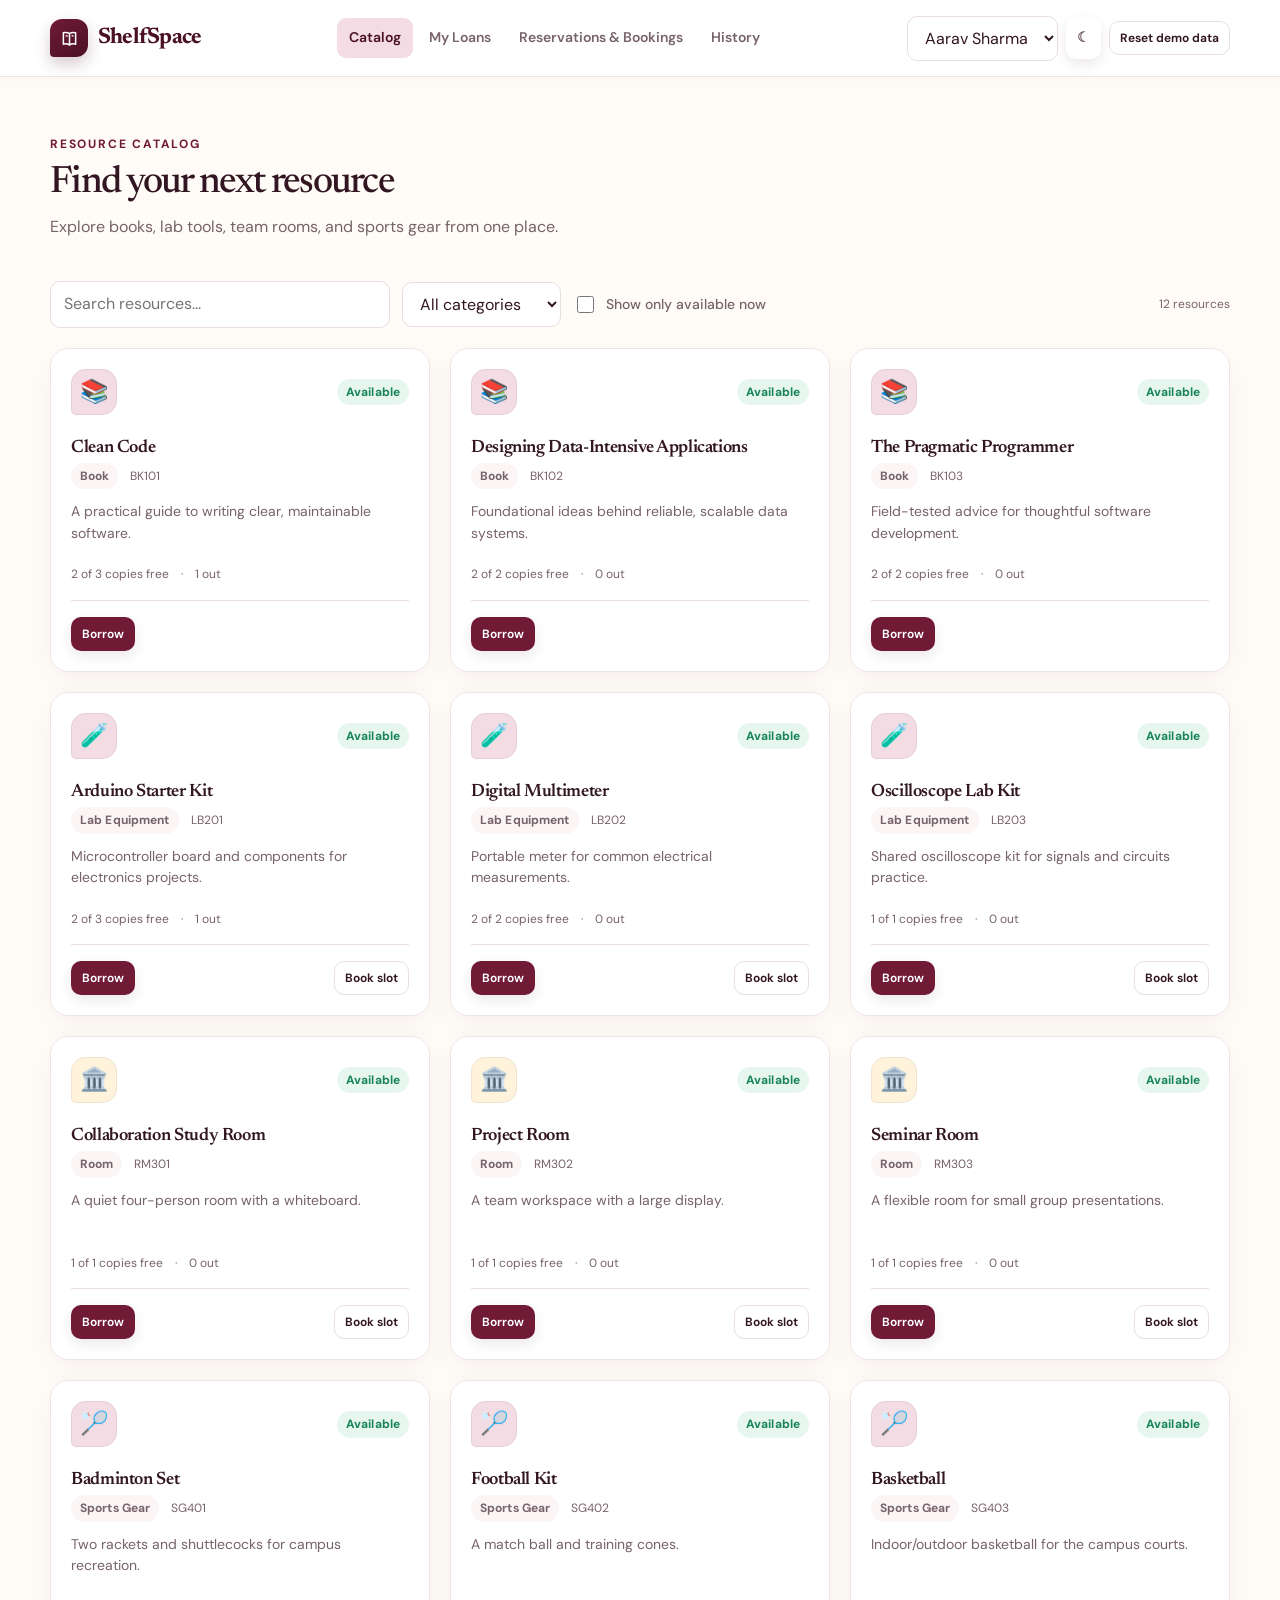
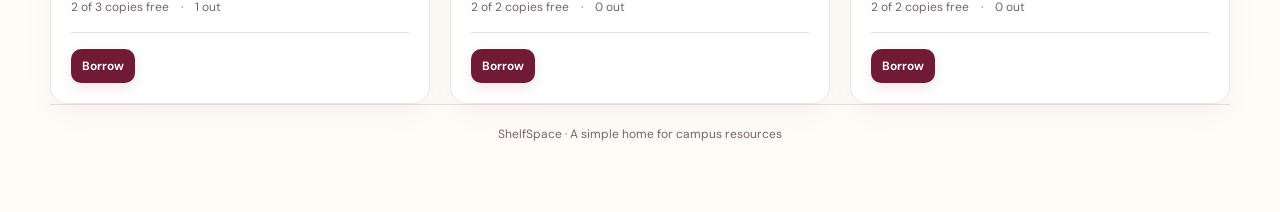
<file: index.html>
<!doctype html>
<html lang="en">
<head>
  <meta charset="utf-8">
  <meta name="viewport" content="width=device-width, initial-scale=1">
  <meta name="theme-color" content="#fffcf8">
  <title>Catalog | ShelfSpace</title>
  <link rel="preconnect" href="https://fonts.googleapis.com">
  <link rel="preconnect" href="https://fonts.gstatic.com" crossorigin>
  <link href="https://fonts.googleapis.com/css2?family=DM+Sans:wght@400;500;600;700&family=Newsreader:opsz,wght@6..72,400;6..72,500;6..72,600&display=swap" rel="stylesheet">
  <link rel="stylesheet" href="style.css">
</head>
<body data-page="catalog">
  <div id="site-header"></div>
  <main id="app" class="page-shell" tabindex="-1"></main>
  <div id="modal-root"></div>
  <div id="toast-root" class="toast-root" aria-live="polite" aria-atomic="true"></div>
  <script src="data.js"></script>
  <script src="storage.js"></script>
  <script src="rules.js"></script>
  <script src="ui.js"></script>
  <script src="app.js"></script>
</body>
</html>
</file>
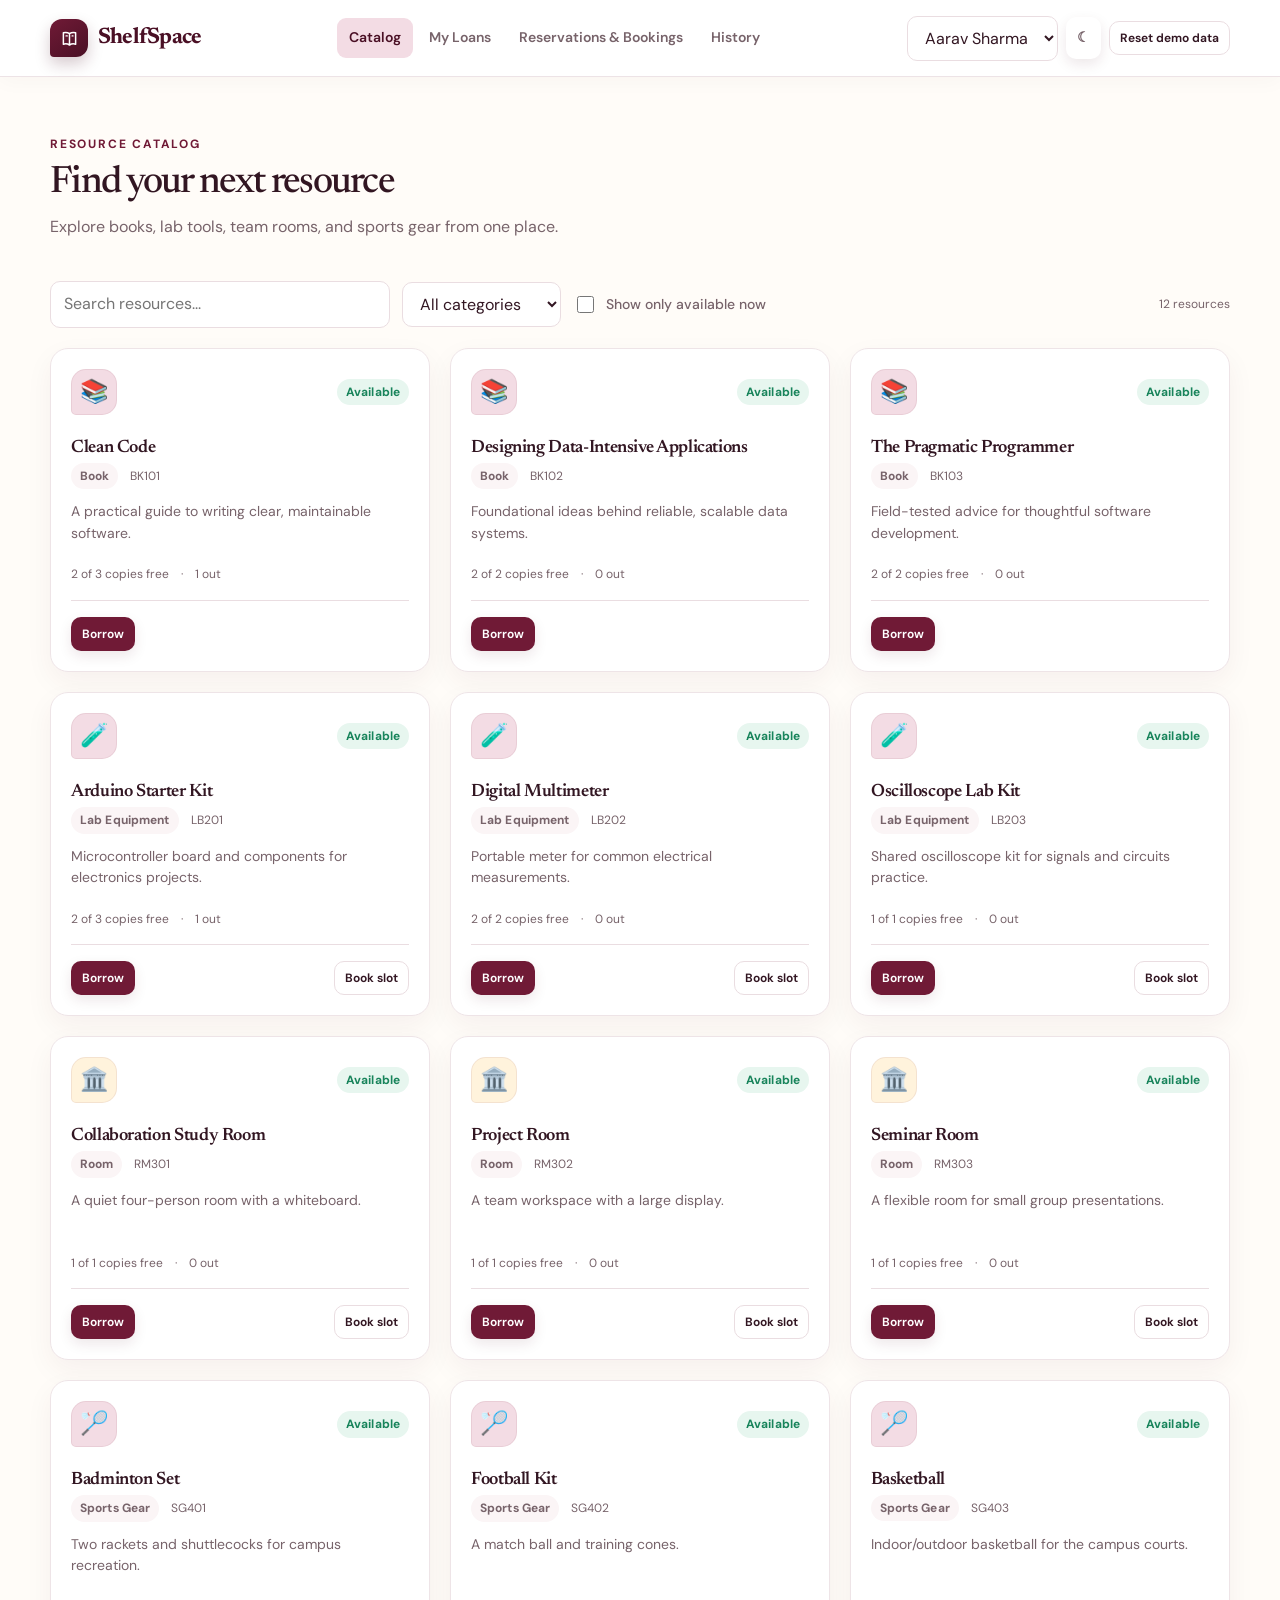
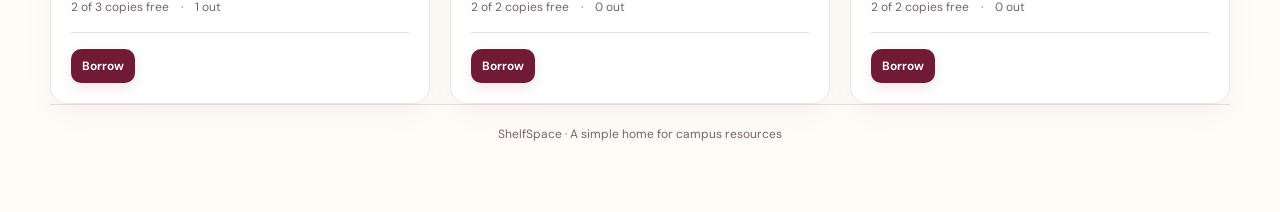
<file: admin.html>
<!doctype html>
<html lang="en">
<head>
  <meta charset="utf-8">
  <meta name="viewport" content="width=device-width, initial-scale=1">
  <meta name="theme-color" content="#fffcf8">
  <title>Admin Dashboard | ShelfSpace</title>
  <link rel="preconnect" href="https://fonts.googleapis.com">
  <link rel="preconnect" href="https://fonts.gstatic.com" crossorigin>
  <link href="https://fonts.googleapis.com/css2?family=DM+Sans:wght@400;500;600;700&family=Newsreader:opsz,wght@6..72,400;6..72,500;6..72,600&display=swap" rel="stylesheet">
  <link rel="stylesheet" href="style.css">
</head>
<body data-page="admin">
  <div id="site-header"></div>
  <main id="app" class="page-shell" tabindex="-1"></main>
  <div id="modal-root"></div>
  <div id="toast-root" class="toast-root" aria-live="polite" aria-atomic="true"></div>
  <script src="data.js"></script>
  <script src="storage.js"></script>
  <script src="rules.js"></script>
  <script src="ui.js"></script>
  <script src="app.js"></script>
</body>
</html>
</file>
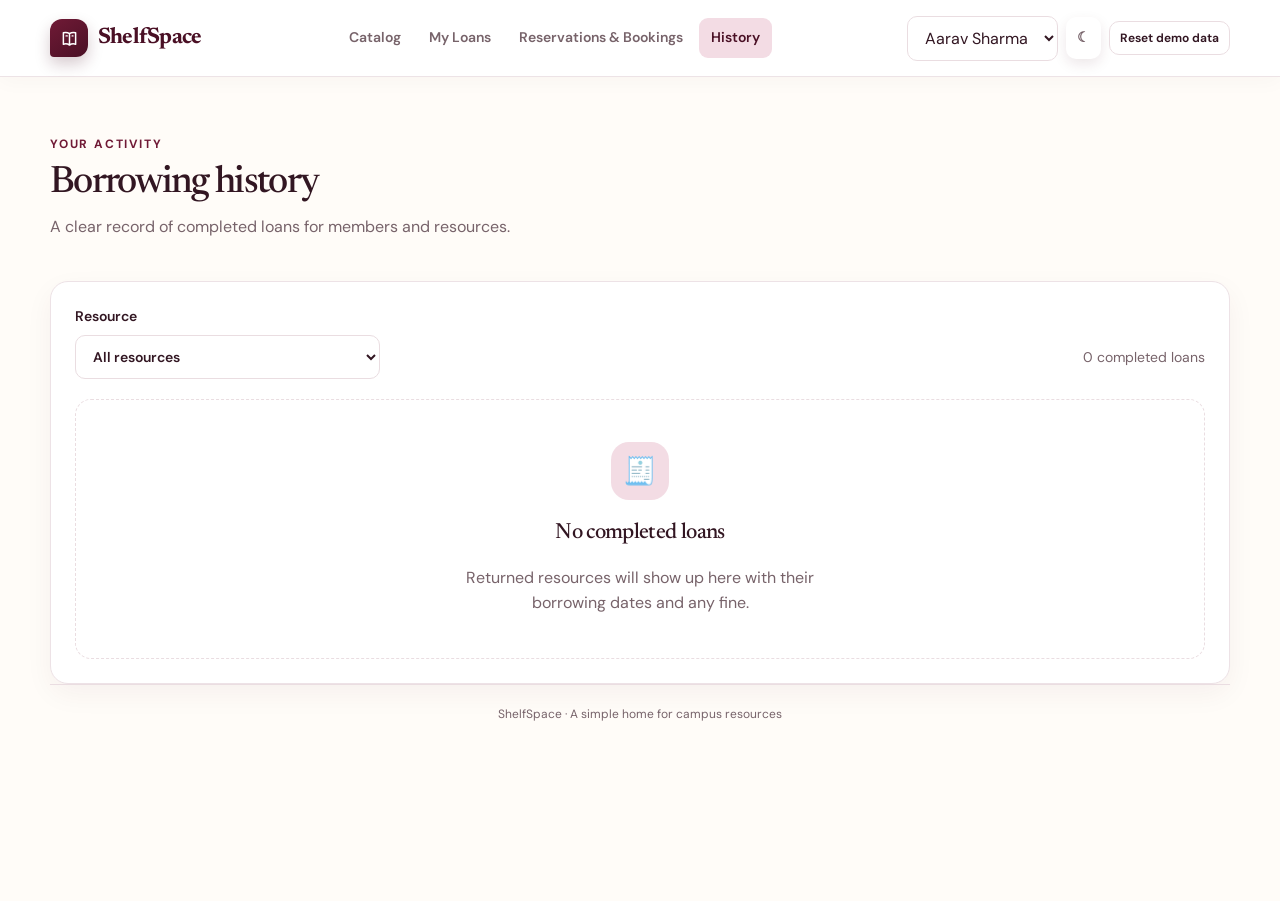
<file: history.html>
<!doctype html>
<html lang="en">
<head>
  <meta charset="utf-8">
  <meta name="viewport" content="width=device-width, initial-scale=1">
  <meta name="theme-color" content="#fffcf8">
  <title>History | ShelfSpace</title>
  <link rel="preconnect" href="https://fonts.googleapis.com">
  <link rel="preconnect" href="https://fonts.gstatic.com" crossorigin>
  <link href="https://fonts.googleapis.com/css2?family=DM+Sans:wght@400;500;600;700&family=Newsreader:opsz,wght@6..72,400;6..72,500;6..72,600&display=swap" rel="stylesheet">
  <link rel="stylesheet" href="style.css">
</head>
<body data-page="history">
  <div id="site-header"></div>
  <main id="app" class="page-shell" tabindex="-1"></main>
  <div id="modal-root"></div>
  <div id="toast-root" class="toast-root" aria-live="polite" aria-atomic="true"></div>
  <script src="data.js"></script>
  <script src="storage.js"></script>
  <script src="rules.js"></script>
  <script src="ui.js"></script>
  <script src="app.js"></script>
</body>
</html>
</file>
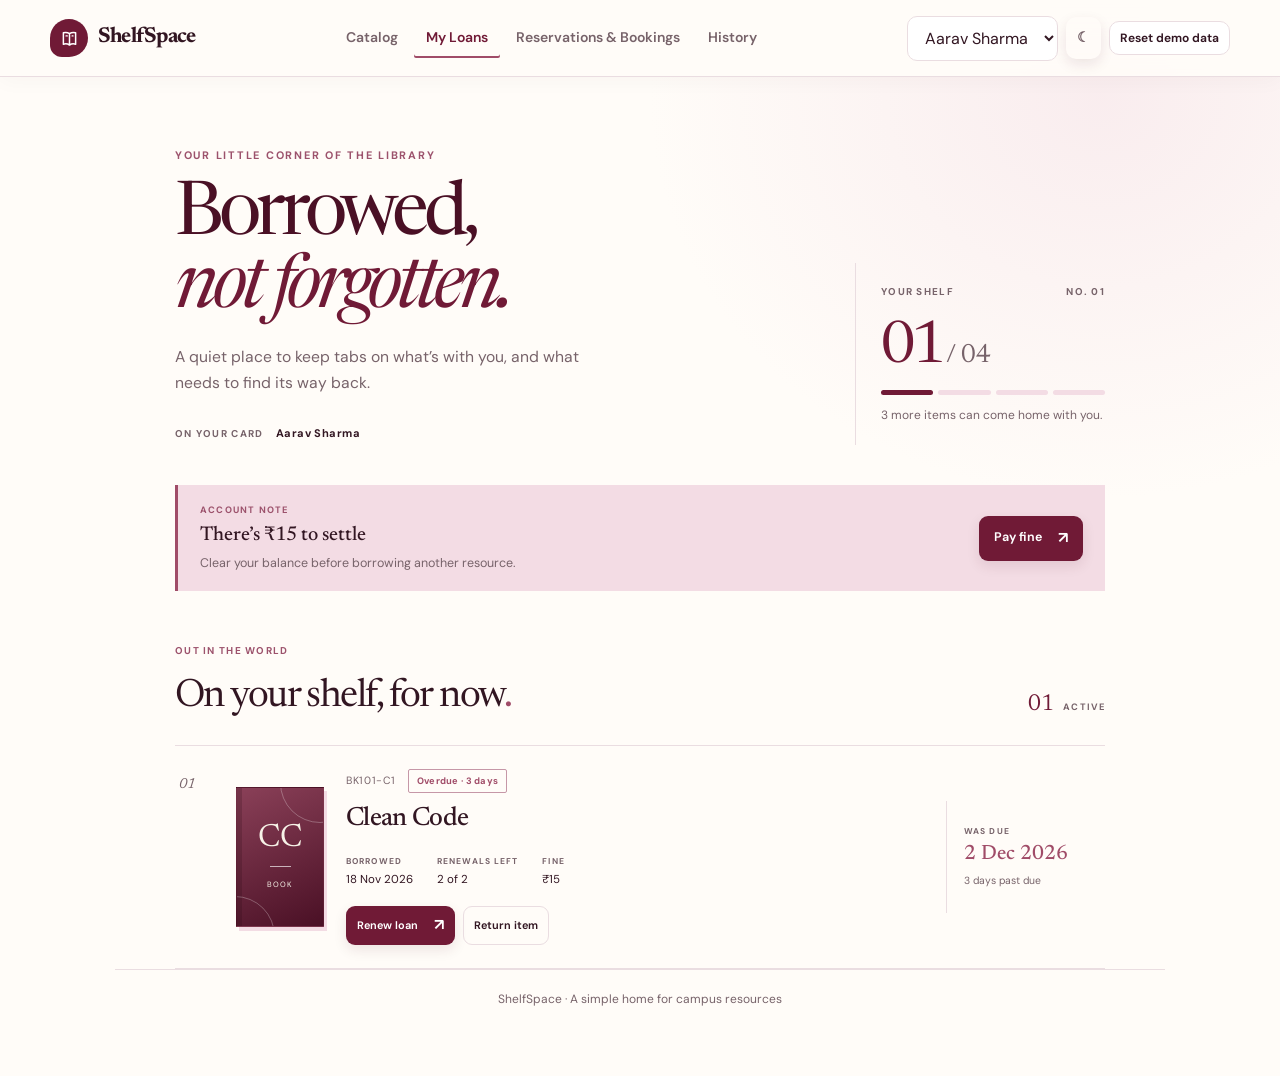
<file: loans.html>
<!doctype html>
<html lang="en">
<head>
  <meta charset="utf-8">
  <meta name="viewport" content="width=device-width, initial-scale=1">
  <meta name="theme-color" content="#fffcf8">
  <title>My Loans | ShelfSpace</title>
  <link rel="preconnect" href="https://fonts.googleapis.com">
  <link rel="preconnect" href="https://fonts.gstatic.com" crossorigin>
  <link href="https://fonts.googleapis.com/css2?family=DM+Sans:wght@400;500;600;700&family=Newsreader:opsz,wght@6..72,400;6..72,500;6..72,600&display=swap" rel="stylesheet">
  <link rel="stylesheet" href="style.css">
</head>
<body data-page="loans">
  <div id="site-header"></div>
  <main id="app" class="page-shell" tabindex="-1"></main>
  <div id="modal-root"></div>
  <div id="toast-root" class="toast-root" aria-live="polite" aria-atomic="true"></div>
  <script src="data.js"></script>
  <script src="storage.js"></script>
  <script src="rules.js"></script>
  <script src="ui.js"></script>
  <script src="app.js"></script>
</body>
</html>
</file>
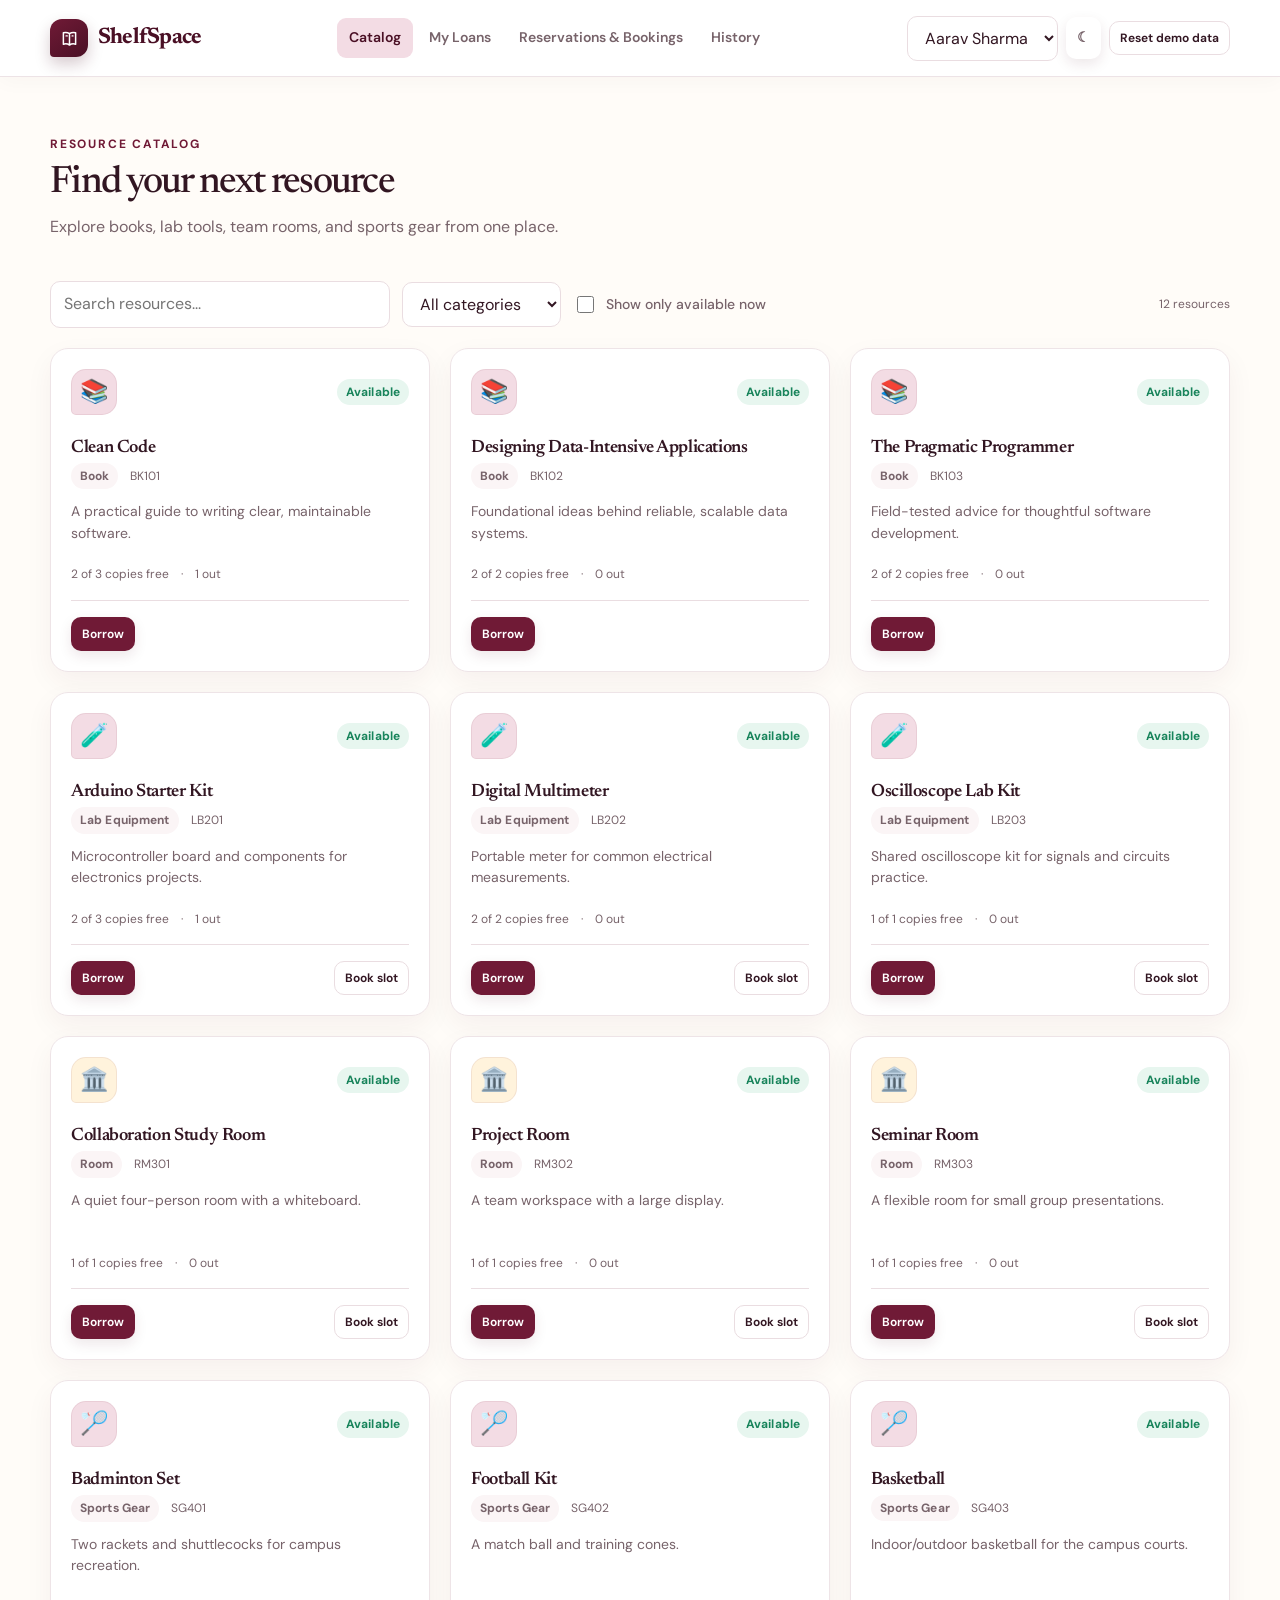
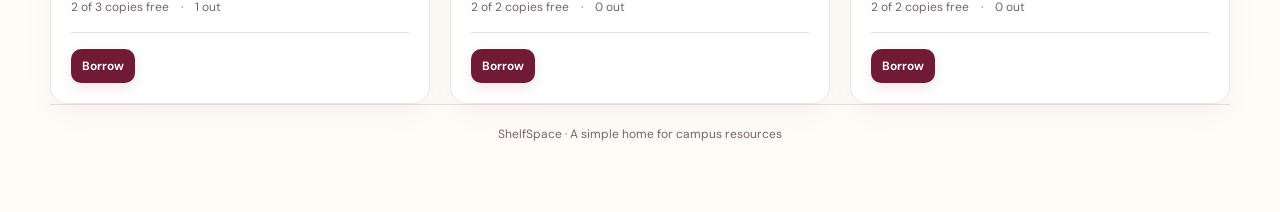
<file: reports.html>
<!doctype html>
<html lang="en">
<head>
  <meta charset="utf-8">
  <meta name="viewport" content="width=device-width, initial-scale=1">
  <meta name="theme-color" content="#fffcf8">
  <title>Reports | ShelfSpace</title>
  <link rel="preconnect" href="https://fonts.googleapis.com">
  <link rel="preconnect" href="https://fonts.gstatic.com" crossorigin>
  <link href="https://fonts.googleapis.com/css2?family=DM+Sans:wght@400;500;600;700&family=Newsreader:opsz,wght@6..72,400;6..72,500;6..72,600&display=swap" rel="stylesheet">
  <link rel="stylesheet" href="style.css">
</head>
<body data-page="reports">
  <div id="site-header"></div>
  <main id="app" class="page-shell" tabindex="-1"></main>
  <div id="modal-root"></div>
  <div id="toast-root" class="toast-root" aria-live="polite" aria-atomic="true"></div>
  <script src="data.js"></script>
  <script src="storage.js"></script>
  <script src="rules.js"></script>
  <script src="ui.js"></script>
  <script src="app.js"></script>
</body>
</html>
</file>
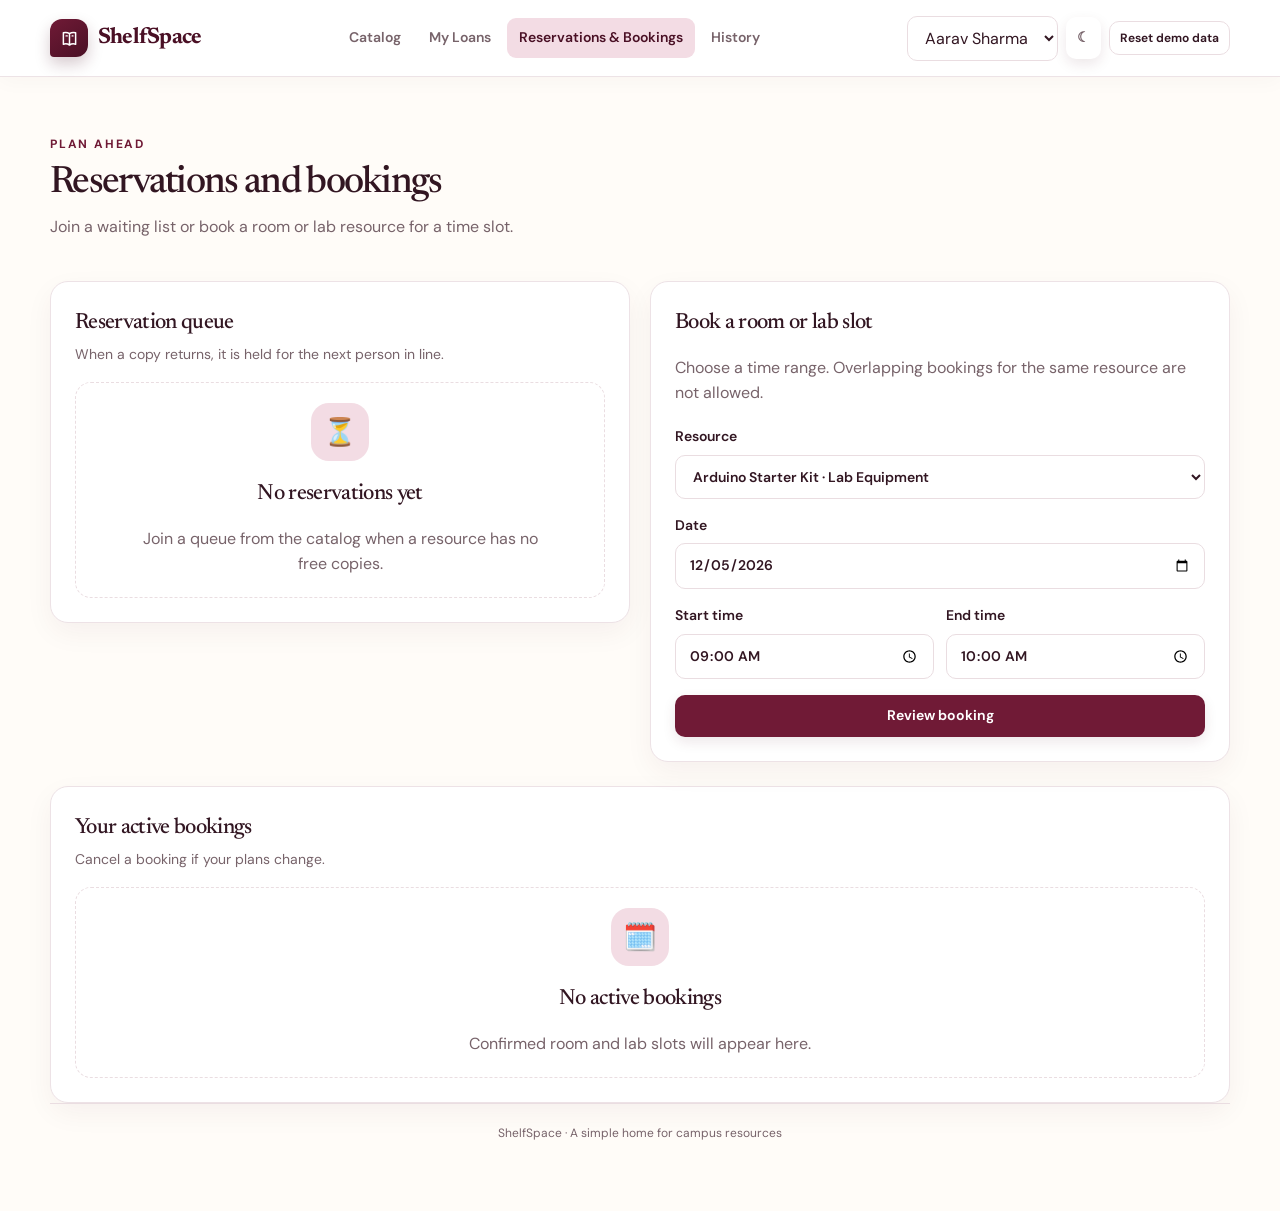
<file: reservations.html>
<!doctype html>
<html lang="en">
<head>
  <meta charset="utf-8">
  <meta name="viewport" content="width=device-width, initial-scale=1">
  <meta name="theme-color" content="#fffcf8">
  <title>Reservations and Bookings | ShelfSpace</title>
  <link rel="preconnect" href="https://fonts.googleapis.com">
  <link rel="preconnect" href="https://fonts.gstatic.com" crossorigin>
  <link href="https://fonts.googleapis.com/css2?family=DM+Sans:wght@400;500;600;700&family=Newsreader:opsz,wght@6..72,400;6..72,500;6..72,600&display=swap" rel="stylesheet">
  <link rel="stylesheet" href="style.css">
</head>
<body data-page="reservations">
  <div id="site-header"></div>
  <main id="app" class="page-shell" tabindex="-1"></main>
  <div id="modal-root"></div>
  <div id="toast-root" class="toast-root" aria-live="polite" aria-atomic="true"></div>
  <script src="data.js"></script>
  <script src="storage.js"></script>
  <script src="rules.js"></script>
  <script src="ui.js"></script>
  <script src="app.js"></script>
</body>
</html>
</file>
<file: style.css>
:root {
  color-scheme: light;
  --color-bg: #fffcf8;
  --color-surface: #ffffff;
  --color-surface-muted: #fbf5f6;
  --color-text: #321622;
  --color-text-soft: #77636a;
  --color-border: #eadde1;
  --color-primary: #701a36;
  --color-primary-strong: #4a1025;
  --color-primary-soft: #f3dce4;
  --color-teal: #9c526c;
  --color-teal-soft: #f3dce4;
  --color-green: #18845b;
  --color-green-soft: #e7f6ef;
  --color-amber: #a7640b;
  --color-amber-soft: #fff3dc;
  --color-red: #c43d4d;
  --color-red-soft: #fff0f1;
  --color-blue: #80506c;
  --color-blue-soft: #f3dce4;
  --shadow-card: 0 12px 32px rgb(74 16 37 / 6%);
  --shadow-pop: 0 20px 60px rgb(74 16 37 / 18%);
  --radius-sm: 10px;
  --radius-md: 16px;
  --radius-lg: 22px;
  --space-1: 4px;
  --space-2: 8px;
  --space-3: 12px;
  --space-4: 16px;
  --space-5: 20px;
  --space-6: 24px;
  --space-8: 32px;
  --space-10: 40px;
  --space-12: 48px;
  --text-xs: 0.75rem;
  --text-sm: 0.875rem;
  --text-base: 1rem;
  --text-lg: 1.125rem;
  --text-xl: 1.375rem;
  --text-2xl: clamp(1.7rem, 3vw, 2.35rem);
  --font-body: "DM Sans", "Segoe UI", sans-serif;
  --font-display: "Newsreader", Georgia, serif;
}

[data-theme="dark"] {
  color-scheme: dark;
  --color-bg: #21171b;
  --color-surface: #2d2026;
  --color-surface-muted: #38272f;
  --color-text: #f7edf0;
  --color-text-soft: #d0bac2;
  --color-border: #503641;
  --color-primary: #df9db2;
  --color-primary-strong: #f0bdcc;
  --color-primary-soft: #4b2d39;
  --color-teal: #d98da8;
  --color-teal-soft: #4b2d39;
  --color-green: #71d5a5;
  --color-green-soft: #1d4037;
  --color-amber: #f3bd68;
  --color-amber-soft: #493a26;
  --color-red: #ff8994;
  --color-red-soft: #482b36;
  --color-blue: #d9a1bd;
  --color-blue-soft: #493142;
  --shadow-card: 0 12px 32px rgb(0 0 0 / 22%);
  --shadow-pop: 0 20px 60px rgb(0 0 0 / 45%);
}

* {
  box-sizing: border-box;
}

html {
  scroll-behavior: smooth;
}

body {
  margin: 0;
  background: var(--color-bg);
  color: var(--color-text);
  font-family: var(--font-body);
  font-size: var(--text-base);
  line-height: 1.55;
  transition: background-color 180ms ease, color 180ms ease;
}

button,
input,
select {
  font: inherit;
}

button,
a,
select {
  -webkit-tap-highlight-color: transparent;
}

button {
  color: inherit;
}

a {
  color: inherit;
  text-decoration: none;
}

button:focus-visible,
a:focus-visible,
input:focus-visible,
select:focus-visible,
[tabindex="-1"]:focus-visible {
  outline: 3px solid color-mix(in srgb, var(--color-primary) 60%, transparent);
  outline-offset: 3px;
}

.site-header {
  position: sticky;
  z-index: 20;
  top: 0;
  border-bottom: 1px solid var(--color-border);
  background: color-mix(in srgb, var(--color-surface) 92%, transparent);
  backdrop-filter: blur(16px);
}

.header-inner,
.page-shell {
  width: min(1180px, calc(100% - 40px));
  margin-inline: auto;
}

.header-inner {
  display: grid;
  grid-template-columns: auto 1fr auto;
  align-items: center;
  gap: var(--space-6);
  min-height: 76px;
}

.brand {
  display: inline-flex;
  align-items: center;
  gap: 10px;
  font-size: var(--text-lg);
  font-weight: 700;
  letter-spacing: -0.04em;
}

.brand-mark {
  display: grid;
  width: 38px;
  height: 38px;
  place-items: center;
  border-radius: 12px;
  background: linear-gradient(145deg, var(--color-primary), var(--color-primary-strong));
  color: #fff;
  box-shadow: 0 7px 15px rgb(74 16 37 / 22%);
}

.brand-mark svg {
  width: 21px;
  height: 21px;
}

.top-nav {
  display: flex;
  align-items: center;
  justify-content: center;
  gap: 4px;
}

.nav-link {
  padding: 9px 12px;
  border-radius: 10px;
  color: var(--color-text-soft);
  font-size: var(--text-sm);
  font-weight: 600;
  transition: background-color 160ms ease, color 160ms ease;
}

.nav-link:hover,
.nav-link[aria-current="page"] {
  background: var(--color-primary-soft);
  color: var(--color-primary-strong);
}

.header-actions {
  display: flex;
  align-items: center;
  justify-content: flex-end;
  gap: var(--space-2);
}

.user-select {
  max-width: 220px;
}

.page-shell {
  min-height: calc(100vh - 76px);
  padding-block: var(--space-10) var(--space-12);
}

.page-heading {
  display: flex;
  align-items: flex-end;
  justify-content: space-between;
  gap: var(--space-5);
  margin-bottom: var(--space-8);
}

.eyebrow {
  margin: 0 0 var(--space-2);
  color: var(--color-primary);
  font-size: var(--text-xs);
  font-weight: 700;
  letter-spacing: 0.11em;
  text-transform: uppercase;
}

h1,
h2,
h3,
p {
  margin-top: 0;
}

h1 {
  margin-bottom: var(--space-2);
  font-size: var(--text-2xl);
  line-height: 1.16;
  letter-spacing: -0.045em;
  font-family: var(--font-display);
  font-weight: 500;
}

h2 {
  margin-bottom: var(--space-4);
  font-size: var(--text-xl);
  letter-spacing: -0.03em;
  font-family: var(--font-display);
  font-weight: 500;
}

h3 {
  margin-bottom: var(--space-2);
  font-size: var(--text-lg);
  letter-spacing: -0.02em;
  font-family: var(--font-display);
  font-weight: 600;
}

.muted {
  color: var(--color-text-soft);
}

.page-description {
  max-width: 620px;
  margin-bottom: 0;
  color: var(--color-text-soft);
}

.toolbar,
.filter-row,
.inline-actions {
  display: flex;
  align-items: center;
  flex-wrap: wrap;
  gap: var(--space-3);
}

.toolbar {
  justify-content: space-between;
  margin-bottom: var(--space-5);
}

.filter-row {
  flex: 1;
}

.field,
.select-field {
  min-height: 44px;
  padding: 10px 13px;
  border: 1px solid var(--color-border);
  border-radius: var(--radius-sm);
  background: var(--color-surface);
  color: var(--color-text);
  transition: border-color 150ms ease, box-shadow 150ms ease;
}

.field:focus,
.select-field:focus {
  border-color: var(--color-primary);
  outline: 0;
  box-shadow: 0 0 0 3px color-mix(in srgb, var(--color-primary) 17%, transparent);
}

.search-field {
  width: min(340px, 100%);
}

.check-field {
  display: inline-flex;
  align-items: center;
  gap: 9px;
  min-height: 44px;
  color: var(--color-text-soft);
  font-size: var(--text-sm);
  font-weight: 500;
}

.check-field input {
  width: 17px;
  height: 17px;
  accent-color: var(--color-primary);
}

.button {
  display: inline-flex;
  min-height: 42px;
  align-items: center;
  justify-content: center;
  gap: 8px;
  padding: 9px 14px;
  border: 1px solid transparent;
  border-radius: var(--radius-sm);
  background: var(--color-primary);
  color: #fff;
  cursor: pointer;
  font-size: var(--text-sm);
  font-weight: 650;
  transition: transform 150ms ease, background-color 150ms ease, box-shadow 150ms ease;
}

.button:hover:not(:disabled) {
  transform: translateY(-1px);
  background: var(--color-primary-strong);
  box-shadow: 0 6px 15px rgb(74 16 37 / 18%);
}

.button:active:not(:disabled) {
  transform: translateY(0);
}

.button:disabled {
  cursor: not-allowed;
  opacity: 0.55;
}

.button-secondary {
  border-color: var(--color-border);
  background: var(--color-surface);
  color: var(--color-text);
}

.button-secondary:hover:not(:disabled) {
  border-color: var(--color-primary);
  background: var(--color-primary-soft);
  color: var(--color-primary-strong);
  box-shadow: none;
}

.button-quiet {
  min-height: 38px;
  padding-inline: 10px;
  background: transparent;
  color: var(--color-text-soft);
}

.button-quiet:hover:not(:disabled) {
  background: var(--color-surface-muted);
  color: var(--color-text);
  box-shadow: none;
}

.button-danger {
  background: var(--color-red);
}

.button-small {
  min-height: 34px;
  padding: 6px 10px;
  font-size: var(--text-xs);
}

.catalog-grid {
  display: grid;
  grid-template-columns: repeat(3, minmax(0, 1fr));
  gap: var(--space-5);
}

.resource-card,
.panel,
.stat-card {
  border: 1px solid var(--color-border);
  border-radius: var(--radius-md);
  background: var(--color-surface);
  box-shadow: var(--shadow-card);
}

.resource-card {
  position: relative;
  display: flex;
  min-height: 280px;
  flex-direction: column;
  padding: var(--space-5);
  overflow: hidden;
  animation: card-in 320ms ease both;
  transition: transform 180ms ease, border-color 180ms ease, box-shadow 180ms ease;
}

.resource-card:hover {
  transform: translateY(-3px);
  border-color: color-mix(in srgb, var(--color-primary) 28%, var(--color-border));
  box-shadow: 0 18px 35px rgb(74 16 37 / 11%);
}

.resource-card-top,
.resource-title-row,
.resource-footer,
.card-meta {
  display: flex;
  align-items: center;
  justify-content: space-between;
  gap: var(--space-3);
}

.resource-icon {
  display: grid;
  width: 46px;
  height: 46px;
  place-items: center;
  border-radius: 14px;
  background: var(--color-primary-soft);
  font-size: 23px;
}

.resource-card[data-category="Lab Equipment"] .resource-icon {
  background: var(--color-teal-soft);
}

.resource-card[data-category="Room"] .resource-icon {
  background: var(--color-amber-soft);
}

.resource-card[data-category="Sports Gear"] .resource-icon {
  background: var(--color-blue-soft);
}

.badge {
  display: inline-flex;
  min-height: 25px;
  align-items: center;
  gap: 6px;
  padding: 4px 9px;
  border-radius: 999px;
  font-size: var(--text-xs);
  font-weight: 700;
  white-space: nowrap;
}

.badge-category {
  background: var(--color-surface-muted);
  color: var(--color-text-soft);
}

.badge-available {
  background: var(--color-green-soft);
  color: var(--color-green);
}

.badge-borrowed {
  background: var(--color-amber-soft);
  color: var(--color-amber);
}

.badge-overdue {
  background: var(--color-red-soft);
  color: var(--color-red);
}

.badge-reserved {
  background: var(--color-blue-soft);
  color: var(--color-blue);
}

.resource-title-row {
  align-items: flex-start;
  margin-top: var(--space-5);
}

.resource-title-row h3 {
  margin-bottom: 0;
}

.resource-description {
  min-height: 48px;
  margin: var(--space-3) 0 var(--space-4);
  color: var(--color-text-soft);
  font-size: var(--text-sm);
}

.card-meta {
  justify-content: flex-start;
  margin-top: auto;
  color: var(--color-text-soft);
  font-size: var(--text-xs);
}

.resource-footer {
  padding-top: var(--space-4);
  margin-top: var(--space-4);
  border-top: 1px solid var(--color-border);
}

.empty-state {
  display: grid;
  min-height: 260px;
  align-content: center;
  justify-items: center;
  padding: var(--space-8);
  border: 1px dashed var(--color-border);
  border-radius: var(--radius-md);
  background: var(--color-surface);
  text-align: center;
}

.empty-icon {
  display: grid;
  width: 58px;
  height: 58px;
  place-items: center;
  margin-bottom: var(--space-4);
  border-radius: 18px;
  background: var(--color-primary-soft);
  font-size: 27px;
}

.empty-state p {
  max-width: 400px;
  margin-bottom: 0;
  color: var(--color-text-soft);
}

.toast-root {
  position: fixed;
  z-index: 60;
  right: 20px;
  bottom: 20px;
  display: grid;
  gap: var(--space-2);
}

.toast {
  max-width: min(390px, calc(100vw - 40px));
  padding: 13px 17px;
  border: 1px solid var(--color-border);
  border-radius: 13px;
  background: var(--color-surface);
  box-shadow: var(--shadow-pop);
  animation: toast-in 180ms ease both;
}

.toast-success {
  border-left: 4px solid var(--color-green);
}

.toast-error {
  border-left: 4px solid var(--color-red);
}

.toast-info {
  border-left: 4px solid var(--color-primary);
}

.site-footer {
  padding: var(--space-5) 0;
  border-top: 1px solid var(--color-border);
  color: var(--color-text-soft);
  font-size: var(--text-xs);
  text-align: center;
}

.text-small,
.resource-id,
.table-subtext {
  color: var(--color-text-soft);
  font-size: var(--text-xs);
}

.resource-id {
  align-self: center;
}

.count-pill {
  display: inline-flex;
  min-width: 34px;
  min-height: 28px;
  align-items: center;
  justify-content: center;
  padding-inline: 9px;
  border-radius: 999px;
  background: var(--color-primary-soft);
  color: var(--color-primary-strong);
  font-size: var(--text-xs);
  font-weight: 700;
}

.section-title-row {
  display: flex;
  align-items: center;
  justify-content: space-between;
  gap: var(--space-4);
  margin-bottom: var(--space-4);
}

.section-title-row h2 {
  margin-bottom: var(--space-1);
}

.section-title-row p {
  margin-bottom: 0;
  font-size: var(--text-sm);
}

.section-title-wrap {
  align-items: flex-end;
}

.section-spaced {
  margin-top: var(--space-6);
}

.panel {
  padding: var(--space-6);
}

.content-panel {
  min-width: 0;
}

.two-column-layout {
  display: grid;
  grid-template-columns: repeat(2, minmax(0, 1fr));
  align-items: start;
  gap: var(--space-5);
}

.form-grid {
  display: grid;
  gap: var(--space-4);
  margin-top: var(--space-5);
}

.form-label {
  display: grid;
  gap: 7px;
  color: var(--color-text);
  font-size: var(--text-sm);
  font-weight: 600;
}

.form-label .field,
.form-label .select-field {
  width: 100%;
}

.form-pair {
  display: grid;
  grid-template-columns: repeat(2, minmax(0, 1fr));
  gap: var(--space-3);
}

.record-list,
.stack-list {
  display: grid;
  gap: var(--space-3);
}

.record-row {
  display: flex;
  align-items: center;
  justify-content: space-between;
  gap: var(--space-4);
  padding: var(--space-4);
  border: 1px solid var(--color-border);
  border-radius: var(--radius-sm);
  background: var(--color-surface);
}

.record-row strong {
  display: block;
}

.record-row p {
  margin: 3px 0 0;
  font-size: var(--text-sm);
}

.record-list > .empty-state {
  min-height: 190px;
  padding: var(--space-5);
  box-shadow: none;
}

.fine-banner {
  display: flex;
  align-items: center;
  justify-content: space-between;
  gap: var(--space-4);
  padding: var(--space-5);
  margin-bottom: var(--space-8);
  border: 1px solid color-mix(in srgb, var(--color-amber) 25%, var(--color-border));
  border-radius: var(--radius-md);
  background: var(--color-amber-soft);
}

.fine-banner p {
  margin: 4px 0 0;
  color: var(--color-text-soft);
  font-size: var(--text-sm);
}

.fine-banner-clear {
  border-color: color-mix(in srgb, var(--color-green) 25%, var(--color-border));
  background: var(--color-green-soft);
}

.fine-banner-clear > span {
  color: var(--color-green);
  font-size: 24px;
  font-weight: 700;
}

.loan-card {
  display: grid;
  gap: var(--space-4);
  padding: var(--space-5);
}

.loan-card-main {
  display: flex;
  align-items: center;
  gap: var(--space-3);
}

.loan-card-main > div {
  flex: 1;
  min-width: 0;
}

.loan-card-main h3 {
  margin-bottom: 3px;
}

.loan-card-main p {
  margin: 0;
  font-size: var(--text-xs);
}

.loan-card-meta {
  display: flex;
  flex-wrap: wrap;
  gap: var(--space-4);
  color: var(--color-text-soft);
  font-size: var(--text-xs);
}

.stat-grid {
  display: grid;
  grid-template-columns: repeat(4, minmax(0, 1fr));
  gap: var(--space-4);
}

.stat-card {
  display: flex;
  align-items: center;
  gap: var(--space-4);
  min-height: 112px;
  padding: var(--space-5);
}

.stat-icon {
  display: grid;
  flex: 0 0 auto;
  width: 42px;
  height: 42px;
  place-items: center;
  border-radius: 13px;
  background: var(--color-primary-soft);
  color: var(--color-primary-strong);
  font-size: var(--text-lg);
  font-weight: 700;
}

.stat-card p {
  margin-bottom: 2px;
  color: var(--color-text-soft);
  font-size: var(--text-xs);
  font-weight: 600;
}

.stat-card strong {
  font-size: var(--text-xl);
  letter-spacing: -0.035em;
}

.simulate-form {
  display: flex;
  align-items: flex-end;
  gap: var(--space-2);
}

.simulate-form .form-label {
  gap: 4px;
}

.table-wrap {
  width: 100%;
  overflow-x: auto;
}

.data-table {
  width: 100%;
  border-collapse: collapse;
  text-align: left;
}

.data-table th,
.data-table td {
  padding: 14px 12px;
  border-bottom: 1px solid var(--color-border);
  vertical-align: middle;
}

.data-table th {
  color: var(--color-text-soft);
  font-size: var(--text-xs);
  font-weight: 700;
  letter-spacing: 0.045em;
  text-transform: uppercase;
}

.data-table td {
  font-size: var(--text-sm);
}

.data-table tbody tr:last-child td {
  border-bottom: 0;
}

.data-table td strong,
.table-subtext {
  display: block;
}

.table-subtext {
  margin-top: 3px;
}

.history-filters {
  align-items: flex-end;
  margin-bottom: var(--space-5);
}

.history-filters > .muted {
  margin: 0 0 10px auto;
  font-size: var(--text-sm);
}

.simulate-form .field {
  min-width: 145px;
}

.chart-list {
  display: grid;
  gap: var(--space-4);
  margin-top: var(--space-5);
}

.chart-row {
  display: grid;
  gap: 8px;
}

.chart-label {
  display: flex;
  justify-content: space-between;
  gap: var(--space-3);
  font-size: var(--text-xs);
}

.chart-label span {
  color: var(--color-text-soft);
  white-space: nowrap;
}

.bar-track {
  height: 9px;
  overflow: hidden;
  border-radius: 99px;
  background: var(--color-surface-muted);
}

.bar-fill {
  display: block;
  height: 100%;
  min-width: 3px;
  border-radius: inherit;
  background: linear-gradient(90deg, var(--color-primary), var(--color-teal));
  transition: width 350ms ease;
}

.confirm-dialog {
  width: min(440px, calc(100vw - 32px));
  padding: var(--space-8);
  border: 1px solid var(--color-border);
  border-radius: var(--radius-lg);
  background: var(--color-surface);
  color: var(--color-text);
  box-shadow: var(--shadow-pop);
}

.confirm-dialog::backdrop {
  background: rgb(14 22 38 / 52%);
  backdrop-filter: blur(3px);
}

.confirm-dialog h2 {
  margin: var(--space-4) 0 var(--space-2);
}

.confirm-dialog > p {
  margin-bottom: var(--space-6);
}

.dialog-icon {
  display: grid;
  width: 42px;
  height: 42px;
  place-items: center;
  border-radius: 13px;
  background: var(--color-primary-soft);
  color: var(--color-primary);
}

.dialog-close-form {
  position: absolute;
  top: 10px;
  right: 12px;
}

.dialog-close {
  width: 34px;
  height: 34px;
  border: 0;
  border-radius: 9px;
  background: transparent;
  color: var(--color-text-soft);
  cursor: pointer;
  font-size: 24px;
}

.dialog-close:hover {
  background: var(--color-surface-muted);
}

.dialog-actions {
  display: flex;
  justify-content: flex-end;
  gap: var(--space-2);
}

.startup-error {
  display: grid;
  min-height: 55vh;
  align-content: center;
  justify-items: center;
  text-align: center;
}

.startup-error p {
  max-width: 520px;
  color: var(--color-text-soft);
}

.sr-only {
  position: absolute;
  width: 1px;
  height: 1px;
  padding: 0;
  margin: -1px;
  overflow: hidden;
  clip: rect(0, 0, 0, 0);
  white-space: nowrap;
  border: 0;
}

@keyframes card-in {
  from { opacity: 0; transform: translateY(7px); }
  to { opacity: 1; transform: translateY(0); }
}

@keyframes toast-in {
  from { opacity: 0; transform: translateY(8px); }
  to { opacity: 1; transform: translateY(0); }
}

@media (max-width: 1050px) {
  .header-inner {
    grid-template-columns: auto 1fr;
    gap: var(--space-3);
    padding-block: 10px;
  }

  .top-nav {
    grid-column: 1 / -1;
    grid-row: 2;
    justify-content: flex-start;
    overflow-x: auto;
  }

  .header-actions {
    grid-column: 2;
    grid-row: 1;
  }

  .catalog-grid {
    grid-template-columns: repeat(2, minmax(0, 1fr));
  }

  .stat-grid {
    grid-template-columns: repeat(2, minmax(0, 1fr));
  }
}

@media (max-width: 640px) {
  .header-inner,
  .page-shell {
    width: min(100% - 28px, 1180px);
  }

  .header-inner {
    grid-template-columns: minmax(0, 1fr);
    min-height: 0;
    padding-block: 11px 8px;
  }

  .brand {
    grid-column: 1;
    grid-row: 1;
  }

  .brand {
    font-size: var(--text-base);
  }

  .brand-mark {
    width: 34px;
    height: 34px;
  }

  .header-actions {
    grid-column: 1;
    grid-row: 2;
    min-width: 0;
    justify-content: space-between;
    gap: 3px;
  }

  .header-actions .button {
    min-height: 36px;
    padding: 6px 8px;
  }

  .user-select {
    width: auto;
    min-width: 0;
    max-width: none;
    flex: 1;
    min-height: 36px;
    padding: 6px;
    font-size: var(--text-xs);
  }

  .top-nav {
    grid-column: 1;
    grid-row: 3;
    gap: 2px;
    width: 100%;
    min-width: 0;
    margin-inline: 0;
  }

  .nav-link {
    flex: 0 0 auto;
    padding: 8px 10px;
    font-size: var(--text-xs);
  }

  .page-shell {
    padding-block: var(--space-8);
  }

  .page-heading {
    align-items: flex-start;
    flex-direction: column;
    margin-bottom: var(--space-6);
  }

  .toolbar,
  .filter-row {
    align-items: stretch;
    flex-direction: column;
  }

  .search-field,
  .filter-row .select-field {
    width: 100%;
  }

  .catalog-grid {
    grid-template-columns: 1fr;
    gap: var(--space-4);
  }

  .two-column-layout {
    grid-template-columns: 1fr;
  }

  .resource-card {
    min-height: 0;
  }

  .panel {
    padding: var(--space-4);
  }

  .section-title-wrap,
  .fine-banner {
    align-items: flex-start;
    flex-direction: column;
  }

  .simulate-form {
    width: 100%;
    align-items: flex-end;
  }

  .simulate-form .field {
    min-width: 0;
  }

  .simulate-form > * {
    flex: 1;
  }

  .stat-grid {
    gap: var(--space-3);
  }

  .stat-card {
    min-height: 96px;
    gap: var(--space-3);
    padding: var(--space-4);
  }

  .stat-icon {
    width: 36px;
    height: 36px;
  }

  .stat-card strong {
    font-size: var(--text-lg);
  }

  .record-row {
    align-items: flex-start;
  }

  .loan-card-main {
    flex-wrap: wrap;
  }

  .loan-card-main > .badge {
    margin-left: 58px;
  }

  .form-pair {
    grid-template-columns: 1fr;
  }

  .history-filters > .muted {
    width: 100%;
    margin: 0;
  }

  .data-table thead {
    position: absolute;
    width: 1px;
    height: 1px;
    padding: 0;
    margin: -1px;
    overflow: hidden;
    clip: rect(0, 0, 0, 0);
    white-space: nowrap;
    border: 0;
  }

  .data-table,
  .data-table tbody,
  .data-table tr,
  .data-table td {
    display: block;
    width: 100%;
  }

  .data-table tr {
    padding: var(--space-3) 0;
    border-bottom: 1px solid var(--color-border);
  }

  .data-table tbody tr:last-child {
    border-bottom: 0;
  }

  .data-table td {
    display: grid;
    grid-template-columns: minmax(100px, 0.8fr) 1.4fr;
    gap: var(--space-3);
    padding: 7px 0;
    border: 0;
  }

  .data-table td::before {
    content: attr(data-label);
    color: var(--color-text-soft);
    font-size: var(--text-xs);
    font-weight: 700;
  }

  .data-table td[data-label="Action"] {
    grid-template-columns: 1fr;
    justify-items: start;
  }

  .data-table td[data-label="Action"]::before {
    display: none;
  }

  .dialog-actions {
    flex-direction: column-reverse;
  }

  .dialog-actions .button {
    width: 100%;
  }
}

@media (prefers-reduced-motion: reduce) {
  *,
  *::before,
  *::after {
    scroll-behavior: auto !important;
    animation-duration: 0.01ms !important;
    animation-iteration-count: 1 !important;
    transition-duration: 0.01ms !important;
  }
}

body[data-page="loans"] {
  --loans-ink: var(--color-text);
  --loans-muted: var(--color-text-soft);
  --loans-paper: var(--color-bg);
  --loans-paper-deep: var(--color-primary-soft);
  --loans-green: var(--color-primary);
  --loans-green-dark: var(--color-primary-strong);
  --loans-orange: #a04c68;
  --loans-border: var(--color-border);
  min-height: 100vh;
  background-color: var(--loans-paper);
  background-image: radial-gradient(ellipse at 86% 9%, rgb(243 220 228 / 48%), transparent 29%);
  color: var(--loans-ink);
}

[data-theme="dark"] body[data-page="loans"] {
  --loans-orange: #df9db2;
  background-image: radial-gradient(ellipse at 86% 9%, rgb(112 26 54 / 22%), transparent 29%);
}

body[data-page="loans"] .site-header {
  border-bottom-color: var(--loans-border);
  background: color-mix(in srgb, var(--loans-paper) 94%, transparent);
}

body[data-page="loans"] .brand {
  color: var(--loans-ink);
  font-family: var(--font-display);
  font-size: 1.35rem;
  letter-spacing: -0.035em;
}

body[data-page="loans"] .brand-mark {
  border-radius: 50% 50% 50% 12px;
  background: var(--loans-green);
  color: var(--color-surface);
  box-shadow: none;
}

body[data-page="loans"] .nav-link {
  border-radius: 2px;
  color: var(--loans-muted);
}

body[data-page="loans"] .nav-link:hover,
body[data-page="loans"] .nav-link[aria-current="page"] {
  background: transparent;
  color: var(--loans-green);
}

body[data-page="loans"] .nav-link[aria-current="page"] {
  box-shadow: inset 0 -2px var(--loans-orange);
}

body[data-page="loans"] .page-shell {
  width: min(1050px, calc(100% - 48px));
  padding-block: 62px 48px;
}

.loans-page {
  max-width: 930px;
  margin-inline: auto;
}

.loans-masthead {
  display: grid;
  grid-template-columns: minmax(0, 1fr) 250px;
  align-items: end;
  gap: 48px;
  padding: 8px 0 40px;
}

.loans-heading-copy .eyebrow {
  margin-bottom: 17px;
  color: var(--loans-orange);
  font-size: 0.68rem;
  letter-spacing: 0.16em;
}

.loans-heading-copy h1 {
  margin-bottom: 17px;
  color: var(--loans-ink);
  font-family: "Newsreader", Georgia, serif;
  font-size: clamp(3.2rem, 7.5vw, 5.2rem);
  font-weight: 400;
  line-height: 0.91;
  letter-spacing: -0.065em;
}

.loans-heading-copy h1 em {
  color: var(--loans-green);
  font-weight: 400;
}

.loans-intro-text {
  max-width: 440px;
  margin-bottom: 23px;
  color: var(--loans-muted);
  font-size: 0.98rem;
  line-height: 1.7;
}

.loans-member-line,
.shelf-summary-heading,
.loans-section-kicker,
.loan-fact-label,
.loans-fine-kicker {
  color: var(--loans-muted);
  font-size: 0.62rem;
  font-weight: 700;
  letter-spacing: 0.13em;
}

.loans-member-line strong {
  margin-left: 9px;
  color: var(--loans-ink);
  font-size: 0.69rem;
  letter-spacing: 0.04em;
}

.shelf-summary {
  padding: 19px 0 19px 23px;
  border-left: 1px solid var(--loans-border);
}

.shelf-summary-heading {
  display: flex;
  justify-content: space-between;
  gap: 12px;
}

.shelf-count {
  margin: 20px 0 12px;
  color: var(--loans-muted);
  font-family: "Newsreader", Georgia, serif;
  font-size: 1.65rem;
}

.shelf-count strong {
  color: var(--loans-green);
  font-size: 3.65rem;
  font-weight: 400;
  letter-spacing: -0.07em;
  line-height: 1;
}

.shelf-meter {
  display: flex;
  gap: 5px;
  margin-bottom: 11px;
}

.shelf-meter span {
  height: 5px;
  flex: 1;
  border-radius: 5px;
  background: var(--loans-paper-deep);
}

.shelf-meter span.is-filled {
  background: var(--loans-green);
}

.shelf-caption {
  margin: 0;
  color: var(--loans-muted);
  font-size: 0.75rem;
  line-height: 1.5;
}

body[data-page="loans"] .loans-fine-banner {
  min-height: 100px;
  padding: 18px 22px;
  margin-bottom: 52px;
  border: 0;
  border-left: 3px solid var(--loans-orange);
  border-radius: 0;
  background: var(--color-primary-soft);
}

[data-theme="dark"] body[data-page="loans"] .loans-fine-banner {
  background: var(--color-surface-muted);
}

body[data-page="loans"] .loans-fine-banner.fine-banner-clear {
  border-left-color: var(--loans-green);
  background: var(--color-green-soft);
}

[data-theme="dark"] body[data-page="loans"] .loans-fine-banner.fine-banner-clear {
  background: var(--color-green-soft);
}

.loans-fine-banner > div {
  display: grid;
  gap: 3px;
}

.loans-fine-kicker {
  color: var(--loans-orange);
  font-size: 0.58rem;
}

.loans-fine-banner strong {
  color: var(--loans-ink);
  font-family: "Newsreader", Georgia, serif;
  font-size: 1.25rem;
  font-weight: 500;
}

.loans-fine-banner p {
  margin: 0;
  color: var(--loans-muted);
  font-size: 0.78rem;
}

body[data-page="loans"] .loans-fine-banner .button-danger {
  border-radius: 2px;
  background: var(--loans-orange);
  font-size: 0.78rem;
}

.loans-fine-banner .button span,
.loan-renew-button span {
  margin-left: 8px;
  font-size: 1rem;
}

.loans-clear-mark {
  display: grid;
  width: 35px;
  height: 35px;
  place-items: center;
  border: 1px solid var(--loans-green);
  border-radius: 50%;
  color: var(--loans-green);
}

.loans-list-heading {
  display: flex;
  align-items: end;
  justify-content: space-between;
  gap: 20px;
  padding-bottom: 17px;
  border-bottom: 1px solid var(--loans-border);
}

.loans-section-kicker {
  display: block;
  margin-bottom: 8px;
  color: var(--loans-orange);
}

.loans-list-heading h2 {
  margin: 0;
  color: var(--loans-ink);
  font-family: "Newsreader", Georgia, serif;
  font-size: clamp(1.7rem, 4vw, 2.45rem);
  font-weight: 400;
  letter-spacing: -0.04em;
}

.loans-list-heading h2 span {
  color: var(--loans-orange);
}

.loans-active-count {
  padding-bottom: 5px;
  color: var(--loans-green);
  font-family: "Newsreader", Georgia, serif;
  font-size: 1.45rem;
}

.loans-active-count span {
  margin-left: 4px;
  color: var(--loans-muted);
  font-family: "DM Sans", "Segoe UI", sans-serif;
  font-size: 0.58rem;
  font-weight: 700;
  letter-spacing: 0.12em;
}

.loans-ledger {
  border-bottom: 1px solid var(--loans-border);
}

.loan-entry {
  display: grid;
  grid-template-columns: 35px 88px minmax(0, 1fr) 155px;
  align-items: center;
  gap: 22px;
  min-height: 204px;
  padding: 23px 4px;
  border-bottom: 1px solid var(--loans-border);
}

.loan-entry:last-child {
  border-bottom: 0;
}

.loan-entry-number {
  align-self: start;
  padding-top: 5px;
  color: var(--loans-muted);
  font-family: "Newsreader", Georgia, serif;
  font-size: 0.9rem;
  font-style: italic;
}

.loan-cover {
  position: relative;
  display: flex;
  min-height: 140px;
  flex-direction: column;
  align-items: center;
  justify-content: center;
  gap: 12px;
  overflow: hidden;
  border: 1px solid rgb(38 58 49 / 14%);
  background: #8d9878;
  color: #f7f3e8;
  box-shadow: inset 5px 0 rgb(22 38 29 / 18%), 3px 4px 0 var(--loans-paper-deep);
}

.loan-cover::before,
.loan-cover::after {
  position: absolute;
  width: 78px;
  height: 78px;
  border: 1px solid rgb(255 255 255 / 27%);
  border-radius: 50%;
  content: "";
}

.loan-cover::before {
  top: -45px;
  right: -37px;
}

.loan-cover::after {
  bottom: -50px;
  left: -42px;
}

.loan-cover[data-kind="lab"] {
  background: #6b8980;
}

.loan-cover[data-kind="room"] {
  background: #bb8b58;
}

.loan-cover[data-kind="sports"] {
  background: #697e91;
}

.loan-cover[data-kind="other"] {
  background: #8b777d;
}

.loan-cover-mark {
  font-family: "Newsreader", Georgia, serif;
  font-size: 2rem;
  line-height: 1;
}

.loan-cover-rule {
  width: 21px;
  height: 1px;
  background: rgb(255 255 255 / 65%);
}

.loan-cover-category {
  max-width: 76px;
  font-size: 0.48rem;
  letter-spacing: 0.1em;
  text-align: center;
  text-transform: uppercase;
}

.loan-entry-copy {
  min-width: 0;
}

.loan-entry-topline {
  display: flex;
  align-items: center;
  gap: 12px;
  margin-bottom: 6px;
}

.loan-copy-id {
  color: var(--loans-muted);
  font-size: 0.66rem;
  letter-spacing: 0.06em;
}

body[data-page="loans"] .loan-entry .badge {
  min-height: 0;
  padding: 4px 8px;
  border: 1px solid var(--loans-border);
  border-radius: 2px;
  background: transparent;
  color: var(--loans-green);
  font-size: 0.58rem;
  letter-spacing: 0.02em;
}

body[data-page="loans"] .loan-entry .badge-overdue {
  border-color: color-mix(in srgb, var(--loans-orange) 48%, var(--loans-border));
  color: var(--loans-orange);
}

.loan-entry-copy h3 {
  margin: 0 0 15px;
  color: var(--loans-ink);
  font-family: "Newsreader", Georgia, serif;
  font-size: 1.65rem;
  font-weight: 500;
  letter-spacing: -0.025em;
}

.loan-entry-facts {
  display: flex;
  flex-wrap: wrap;
  gap: 8px 24px;
  color: var(--loans-ink);
  font-size: 0.72rem;
}

.loan-entry-facts > span {
  display: grid;
  gap: 3px;
}

.loan-fact-label {
  color: var(--loans-muted);
  font-size: 0.53rem;
}

.loan-entry-actions {
  display: flex;
  flex-wrap: wrap;
  gap: 8px;
  margin-top: 17px;
}

body[data-page="loans"] .loan-entry-actions .button {
  min-height: 34px;
  padding: 6px 10px;
  border-radius: 2px;
  font-size: 0.68rem;
}

body[data-page="loans"] .loan-entry-actions .loan-renew-button {
  background: var(--loans-green);
  color: #fff;
}

body[data-page="loans"] .loan-entry-actions .loan-renew-button:hover:not(:disabled) {
  background: var(--loans-green-dark);
}

body[data-page="loans"] .loan-entry-actions .loan-return-button {
  border-color: var(--loans-border);
  background: transparent;
  color: var(--loans-ink);
}

.loan-due-block {
  display: grid;
  align-content: center;
  justify-items: start;
  gap: 6px;
  min-height: 112px;
  padding-left: 17px;
  border-left: 1px solid var(--loans-border);
}

.loan-due-block strong {
  color: var(--loans-green);
  font-family: "Newsreader", Georgia, serif;
  font-size: 1.3rem;
  font-weight: 500;
  line-height: 1.1;
}

.loan-entry-overdue .loan-due-block strong {
  color: var(--loans-orange);
}

.loan-due-caption {
  color: var(--loans-muted);
  font-size: 0.65rem;
}

.loans-empty {
  padding: 38px 20px 28px;
  text-align: center;
}

.loans-empty .empty-state {
  min-height: 0;
  padding: 0 0 17px;
  background: transparent;
  box-shadow: none;
}

.loans-empty .empty-state h2 {
  font-family: "Newsreader", Georgia, serif;
  font-weight: 500;
}

body[data-page="loans"] .loans-empty .loan-renew-button {
  border-radius: 2px;
  background: var(--loans-green);
  color: #fff;
}

body[data-page="loans"] .site-footer {
  border-top-color: var(--loans-border);
  color: var(--loans-muted);
}

@media (max-width: 760px) {
  body[data-page="loans"] .page-shell {
    width: min(100% - 36px, 600px);
    padding-block: 42px 38px;
  }

  .loans-masthead {
    grid-template-columns: minmax(0, 1fr) 190px;
    gap: 24px;
    padding-bottom: 32px;
  }

  .loan-entry {
    grid-template-columns: 24px 72px minmax(0, 1fr);
    gap: 15px;
  }

  .loan-cover {
    min-height: 120px;
  }

  .loan-due-block {
    grid-column: 2;
    grid-row: 2;
    min-height: 0;
    padding: 0;
    border: 0;
  }

  .loan-entry-copy {
    grid-column: 3;
    grid-row: 1 / span 2;
  }
}

@media (max-width: 520px) {
  body[data-page="loans"] .page-shell {
    width: calc(100% - 30px);
    padding-block: 31px;
  }

  .loans-masthead {
    grid-template-columns: 1fr;
    gap: 27px;
  }

  .loans-heading-copy h1 {
    font-size: clamp(3.15rem, 15vw, 4.5rem);
  }

  .shelf-summary {
    display: grid;
    grid-template-columns: 1fr auto;
    align-items: center;
    gap: 5px 16px;
    padding: 14px 0 0;
    border-top: 1px solid var(--loans-border);
    border-left: 0;
  }

  .shelf-summary-heading {
    grid-column: 1 / -1;
  }

  .shelf-count {
    margin: 0;
  }

  .shelf-count strong {
    font-size: 2.8rem;
  }

  .shelf-meter {
    min-width: 100px;
    margin: 0;
  }

  .shelf-caption {
    grid-column: 1 / -1;
  }

  body[data-page="loans"] .loans-fine-banner {
    align-items: flex-start;
    margin-bottom: 38px;
  }

  .loans-list-heading {
    align-items: flex-start;
  }

  .loans-list-heading h2 {
    max-width: 260px;
  }

  .loans-active-count {
    padding-top: 21px;
    font-size: 1.2rem;
    white-space: nowrap;
  }

  .loan-entry {
    grid-template-columns: 55px minmax(0, 1fr);
    align-items: start;
    gap: 12px 15px;
    padding-block: 20px;
  }

  .loan-entry-number {
    display: none;
  }

  .loan-cover {
    grid-column: 1;
    grid-row: 1;
    min-height: 89px;
  }

  .loan-cover-mark {
    font-size: 1.5rem;
  }

  .loan-cover-category {
    display: none;
  }

  .loan-entry-copy {
    grid-column: 2;
    grid-row: 1 / span 2;
  }

  .loan-entry-topline {
    align-items: flex-start;
    flex-direction: column-reverse;
    gap: 5px;
    margin-bottom: 8px;
  }

  .loan-entry-copy h3 {
    margin-bottom: 11px;
    font-size: 1.45rem;
  }

  .loan-entry-facts {
    gap: 8px 15px;
    font-size: 0.68rem;
  }

  .loan-due-block {
    grid-column: 1;
    grid-row: 2;
    gap: 4px;
    padding-top: 5px;
  }

  .loan-due-block strong {
    font-size: 1rem;
  }

  .loan-due-caption {
    font-size: 0.57rem;
  }

  .loan-entry-actions {
    gap: 6px;
  }

  body[data-page="loans"] .loan-entry-actions .button {
    min-height: 32px;
    padding: 5px 8px;
    font-size: 0.62rem;
  }
}

.site-header {
  border-bottom-color: color-mix(in srgb, var(--color-border) 82%, transparent);
  box-shadow: 0 4px 20px rgb(74 16 37 / 3%);
}

.brand {
  color: var(--color-primary-strong);
  font-family: var(--font-display);
  font-size: 1.4rem;
  letter-spacing: -0.035em;
}

.brand-mark {
  border-radius: 12px 12px 12px 4px;
}

.nav-link {
  border-radius: 9px;
}

.page-shell {
  padding-top: clamp(32px, 5vw, 58px);
}

.page-heading {
  margin-bottom: clamp(25px, 4vw, 40px);
}

.eyebrow {
  letter-spacing: 0.15em;
}

.page-description {
  line-height: 1.75;
}

.button {
  border-radius: 10px;
  box-shadow: 0 5px 13px rgb(74 16 37 / 10%);
}

.button-secondary {
  box-shadow: none;
}

.resource-card,
.panel,
.stat-card {
  border-radius: 18px;
  box-shadow: 0 10px 28px rgb(74 16 37 / 5%);
}

.resource-card {
  min-height: 292px;
  border-color: color-mix(in srgb, var(--color-border) 80%, white);
}

.resource-card:hover {
  transform: translateY(-4px);
  box-shadow: 0 18px 36px rgb(74 16 37 / 10%);
}

.resource-icon {
  border: 1px solid rgb(112 26 54 / 8%);
  border-radius: 15px 15px 15px 5px;
}

.badge {
  letter-spacing: 0.01em;
}

.panel,
.stat-card {
  border-color: color-mix(in srgb, var(--color-border) 85%, white);
}

.stat-icon {
  border-radius: 14px 14px 14px 5px;
}

.record-row {
  border-radius: 12px;
  transition: border-color 160ms ease, background-color 160ms ease;
}

.record-row:hover {
  border-color: color-mix(in srgb, var(--color-primary) 24%, var(--color-border));
  background: color-mix(in srgb, var(--color-primary-soft) 18%, var(--color-surface));
}

.data-table th {
  background: var(--color-surface-muted);
}

.bar-fill {
  background: linear-gradient(90deg, var(--color-primary-strong), var(--color-primary));
}

.confirm-dialog {
  border-radius: 20px;
}

.loans-heading-copy h1,
.loans-list-heading h2,
.loan-entry-copy h3,
.loan-due-block strong,
.loans-fine-banner strong {
  font-family: var(--font-display);
}

.loans-heading-copy h1 {
  color: var(--color-primary-strong);
  font-size: clamp(3rem, 7vw, 4.65rem);
  line-height: 0.98;
}

.loans-heading-copy h1 em {
  color: var(--color-primary);
}

.loans-heading-copy .eyebrow,
.loans-section-kicker,
.loans-fine-kicker {
  color: #9c526c;
}

.shelf-summary {
  padding: 21px 0 21px 25px;
  border-left-color: var(--color-border);
}

.shelf-count strong {
  color: var(--color-primary);
}

.shelf-meter span.is-filled {
  background: var(--color-primary);
}

.loan-entry {
  min-height: 190px;
  border-color: var(--color-border);
}

.loan-cover {
  border-color: rgb(74 16 37 / 13%);
  background: linear-gradient(155deg, #8a4058, #4a1025);
  box-shadow: inset 5px 0 rgb(35 8 19 / 20%), 3px 4px 0 var(--color-primary-soft);
}

.loan-cover[data-kind="lab"] {
  background: linear-gradient(155deg, #a76e81, #6e3249);
}

.loan-cover[data-kind="room"] {
  background: linear-gradient(155deg, #bd8a9b, #805064);
}

.loan-cover[data-kind="sports"] {
  background: linear-gradient(155deg, #895267, #4a1025);
}

.loan-cover[data-kind="other"] {
  background: linear-gradient(155deg, #a66a7e, #643148);
}

body[data-page="loans"] .loan-entry-actions .button {
  border-radius: 9px;
}

body[data-page="loans"] .loans-fine-banner .button-danger {
  border-radius: 9px;
  background: var(--color-primary);
}

.loans-list-heading {
  border-bottom-color: var(--color-border);
}

.loans-ledger {
  border-bottom-color: var(--color-border);
}

.loans-active-count,
.loan-due-block strong {
  color: var(--color-primary);
}

@media (prefers-reduced-motion: reduce) {
  .resource-card:hover {
    transform: none;
  }
}
</file>
